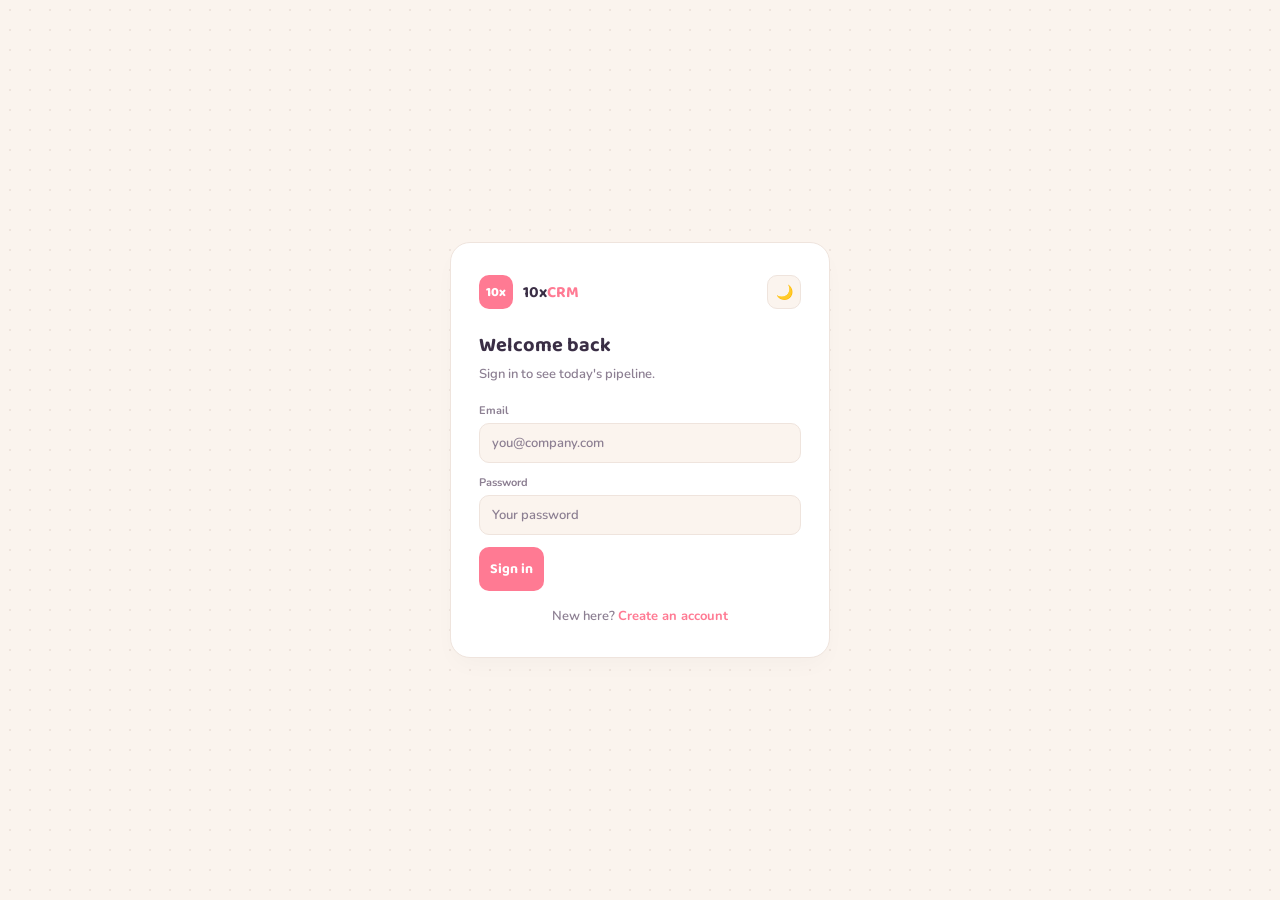
<file: index.html>
<!-- index.html -->
<!doctype html>
<html lang="en">
 <head>
  <meta charset="UTF-8" />
  <meta name="viewport" content="width=device-width, initial-scale=1.0" />
  <title>10x CRM</title>
  <script>
   var session = localStorage.getItem("crm_session");
   window.location.replace(session ? "dashboard.html" : "login.html");
  </script>
 </head>
 <body></body>
</html>
</file>
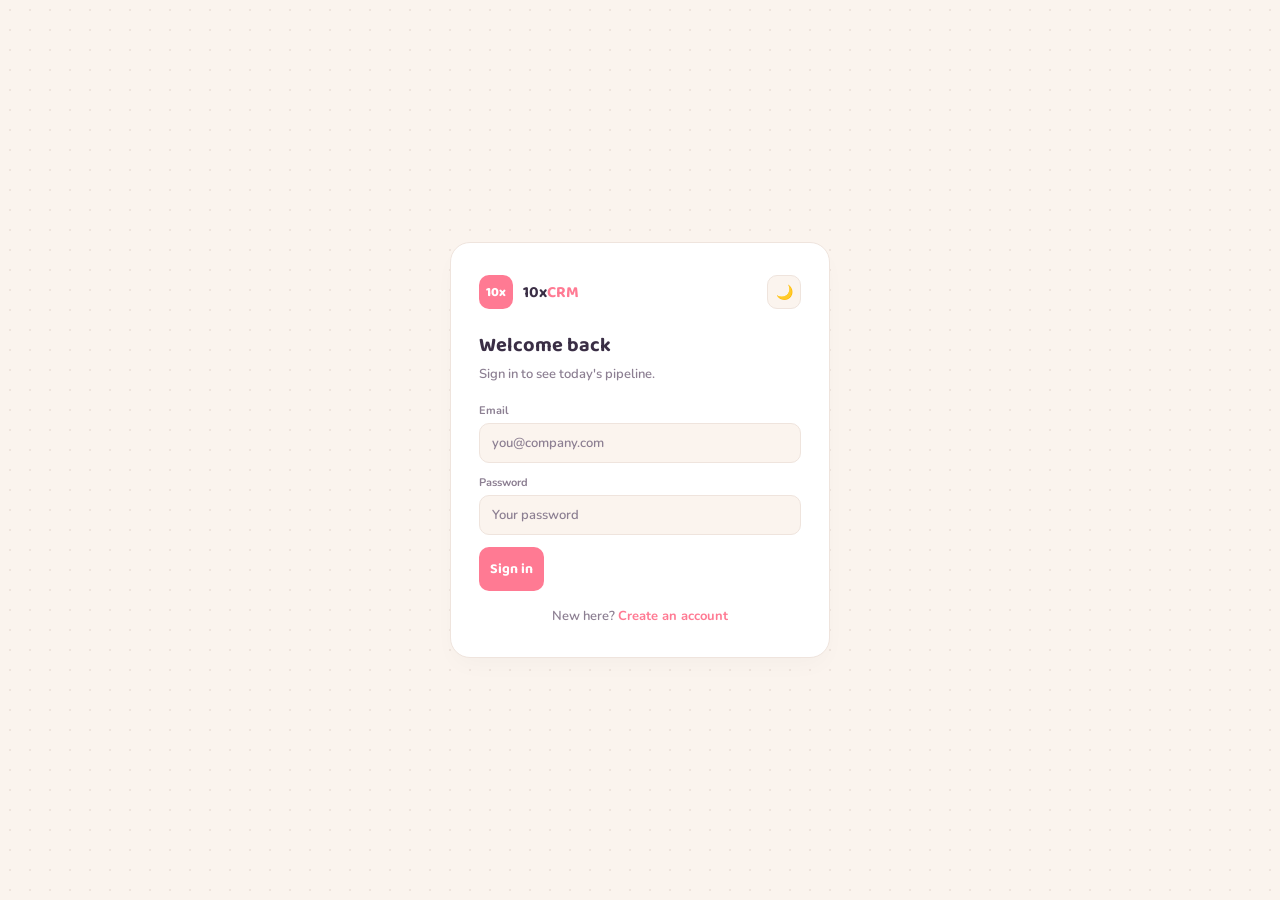
<file: clients.html>
<!-- Clients.html -->
<!doctype html>
<html lang="en">
 <head>
  <meta charset="UTF-8" />
  <meta name="viewport" content="width=device-width, initial-scale=1.0" />
  <title>Clients · 10x CRM</title>
  <link rel="preconnect" href="https://fonts.googleapis.com" />
  <link
   href="https://fonts.googleapis.com/css2?family=Baloo+2:wght@500;700;800&family=Nunito:wght@400;600;700&display=swap"
   rel="stylesheet"
  />
  <link rel="stylesheet" href="css/styles.css" />
  <script src="js/auth.js"></script>
  <script>
   requireAuth();
  </script>
 </head>
 <body>
  <script src="js/theme.js"></script>
  <script src="js/ui.js"></script>
  <script src="js/api.js"></script>
  <script src="js/clients.js"></script>

  <div class="app">
   <aside class="sidebar">
    <div class="brand">
     <div class="brand-mark">10x</div>
     <div class="brand-name">10x<span>CRM</span></div>
    </div>
    <nav class="nav">
     <a class="nav-item" href="dashboard.html"
      ><span class="ic">D</span>Dashboard</a
     >
     <a class="nav-item active" href="clients.html"
      ><span class="ic">C</span>Clients</a
     >
     <a class="nav-item" href="profile.html"
      ><span class="ic">P</span>Profile</a
     >
    </nav>
    <div class="sidebar-foot">
     <button class="logout-btn" onclick="handleLogout()">Log out</button>
    </div>
   </aside>

   <main class="main">
    <header class="topbar">
     <div>
      <div class="page-title">Clients</div>
      <div class="page-sub">Manage the people you sell to</div>
     </div>
     <div class="top-actions">
      <button
       class="theme-toggle"
       id="theme-toggle-btn"
       onclick="toggleTheme()"
      >
       🌙
      </button>
      <div class="avatar" id="topbar-avatar">–</div>
     </div>
    </header>

    <div class="content">
     <div class="clients-wrap">
      <div class="clients-table-card card">
       <div class="sec-title">All clients</div>

       <div class="crm-toolbar">
        <div class="search-box">
         <input
          type="text"
          id="client-search-input"
          placeholder="Search by character name or division..."
         />
        </div>
        <div class="filter-pills" id="filter-pills">
         <button class="pill-btn client-filter-btn active" data-status="all">
          All Assets
         </button>
         <button class="pill-btn client-filter-btn" data-status="lead">
          Lead
         </button>
         <button class="pill-btn client-filter-btn" data-status="contacted">
          Contacted
         </button>
         <button class="pill-btn client-filter-btn" data-status="won">
          Won
         </button>
         <button class="pill-btn client-filter-btn" data-status="lost">
          Lost
         </button>
        </div>
       </div>

       <!-- სორტირება -->
       <div class="sorting-row">
        <select id="client-sort-select" class="sort-dropdown">
         <option value="newest">Newest Arrived</option>
         <option value="name">Sort by Name</option>
         <option value="value">Sort by Value</option>
        </select>
       </div>

       <table>
        <thead>
         <tr>
          <th>Name</th>
          <th>Company</th>
          <th>Value</th>
          <th>Status</th>
          <th></th>
         </tr>
        </thead>
        <tbody id="client-rows"></tbody>
       </table>
      </div>
      <div class="clients-form-card card">
       <div class="sec-title">Add client</div>
       <form onsubmit="addClient(event)">
        <label class="f">Name</label>
        <input id="in-name" placeholder="e.g. Hatake Kakashi " />
        <label class="f">Company</label>
        <input id="in-company" placeholder="e.g. Hidden Leaf Village " />
        <label class="f">Deal value</label>
        <input id="in-value" placeholder="e.g. $12,400" />
        <label class="f">Status</label>
        <select id="in-status">
         <option value="lead">Lead</option>
         <option value="contacted">Contacted</option>
         <option value="won">Won</option>
         <option value="lost">Lost</option>
        </select>
        <button class="btn" id="add-btn" type="submit">Add client</button>
       </form>
      </div>
     </div>
    </div>
   </main>
  </div>

  <!-- Client Details Modal -->
  <div id="client-modal" class="modal-overlay hidden">
   <div class="modal-card card">
    <button type="button" id="close-modal" class="modal-close-btn">
     &times;
    </button>

    <div class="modal-head-row">
     <div class="modal-avatar" id="m-avatar">N</div>
     <div>
      <h3 id="m-name">Client Name</h3>
      <p id="m-company">Company</p>
     </div>
    </div>

    <hr class="modal-divider" />

    <div class="modal-meta-grid">
     <div class="meta-badge">📧 <span id="m-email">—</span></div>
     <div class="meta-badge">📞 <span id="m-phone">—</span></div>
     <div class="meta-badge">💰 <span id="m-value">—</span></div>
     <div class="meta-badge">📅 <span id="m-inducted">—</span></div>
    </div>

    <div class="modal-body">
     <div class="sec-title modal-notes-title">Notes & History</div>
     <div id="m-notes-list" class="notes-list"></div>

     <div
      class="modal-note-form"
      style="display: flex; gap: 8px; align-items: center; margin-bottom: 12px"
     >
      <input
       type="text"
       id="m-new-note"
       placeholder="Write logs onto scroll..."
       style="
        flex: 1;
        width: auto;
        padding: 10px 12px;
        border-radius: 8px;
        border: 1px solid var(--line);
        background: var(--panel);
        color: inherit;
       "
      />
      <button
       id="m-add-note"
       class="btn modal-log-btn"
       style="white-space: nowrap"
      >
       Log
      </button>
     </div>

     <button id="m-remind" class="btn modal-alarm-btn">
      ⏳ Set Shadow Alarm (1 Min)
     </button>
    </div>
   </div>
  </div>

  <script>
   var s = getSession();
   if (s)
    document.getElementById("topbar-avatar").textContent = s.name
     .split(" ")
     .map(function (p) {
      return p[0];
     })
     .join("")
     .slice(0, 2)
     .toUpperCase();
  </script>
 </body>
</html>
</file>
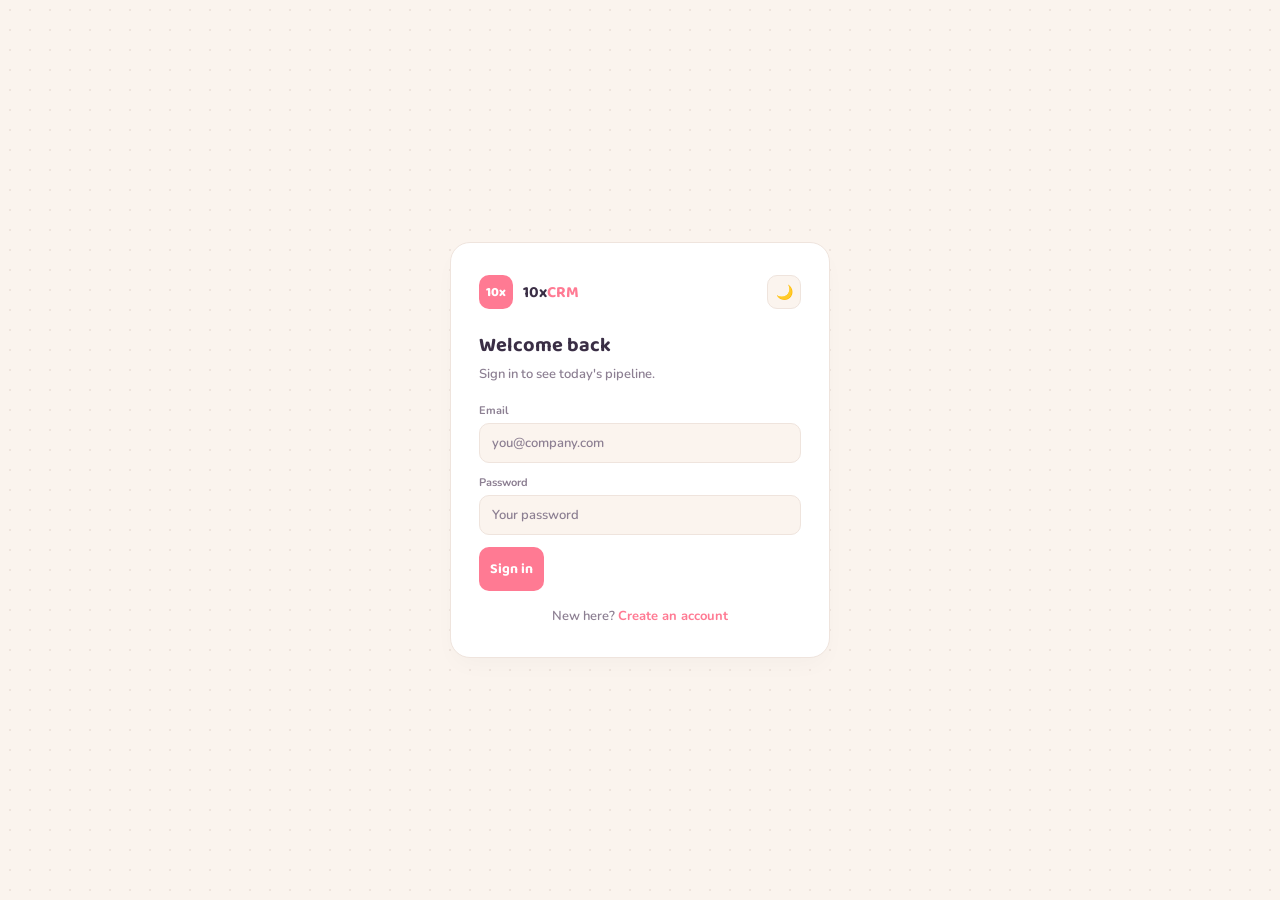
<file: dashboard.html>
<!-- dashboard.html -->
<!doctype html>
<html lang="en">
 <head>
  <meta charset="UTF-8" />
  <meta name="viewport" content="width=device-width, initial-scale=1.0" />
  <title>Dashboard · 10x CRM</title>
  <link rel="preconnect" href="https://fonts.googleapis.com" />
  <link
   href="https://fonts.googleapis.com/css2?family=Baloo+2:wght@500;700;800&family=Nunito:wght@400;600;700&display=swap"
   rel="stylesheet"
  />
  <link rel="stylesheet" href="css/styles.css" />
  <script src="js/auth.js"></script>
  <script>
   requireAuth();
  </script>
 </head>
 <body>
  <div class="app">
   <aside class="sidebar">
    <div class="brand">
     <div class="brand-mark">10x</div>
     <div class="brand-name">10x<span>CRM</span></div>
    </div>
    <nav class="nav">
     <a class="nav-item active" href="dashboard.html"
      ><span class="ic">D</span>Dashboard</a
     >
     <a class="nav-item" href="clients.html"
      ><span class="ic">C</span>Clients</a
     >
     <a class="nav-item" href="profile.html"
      ><span class="ic">P</span>Profile</a
     >
    </nav>
    <div class="sidebar-foot">
     <button class="logout-btn" onclick="handleLogout()">Log out</button>
    </div>
   </aside>

   <main class="main">
    <header class="topbar">
     <div class="topbar-title-wrap">
      <div>
       <div class="page-title">Dashboard</div>
       <div class="page-sub">Welcome back, <span id="greet-name">–</span></div>
      </div>
      <span id="liveClock" class="clock"></span>
     </div>

     <div class="top-actions">
      <button
       class="theme-toggle"
       id="theme-toggle-btn"
       onclick="toggleTheme()"
      >
       🌙
      </button>
      <div class="avatar" id="topbar-avatar">–</div>
     </div>
    </header>

    <div class="content">
     <div class="stats">
      <div class="stat a">
       <div class="ic">$</div>
       <div class="num" id="stat-revenue">–</div>
       <div class="lbl">Revenue this quarter</div>
      </div>
      <div class="stat b">
       <div class="ic">✓</div>
       <div class="num" id="stat-deals">–</div>
       <div class="lbl">Deals won</div>
      </div>
      <div class="stat c">
       <div class="ic">%</div>
       <div class="num" id="stat-active">–</div>
       <div class="lbl">Active clients</div>
      </div>
      <div class="stat d">
       <div class="ic">◎</div>
       <div class="num" id="stat-clients">–</div>
       <div class="lbl">Total clients</div>
      </div>
     </div>

     <div class="board-wrap">
      <div class="card" id="recent-activity-card">
       <div class="sec-title">Recent activity</div>
       <div class="loading-state">Loading activities...</div>
      </div>

      <div class="card" id="top-deals-card">
       <div class="sec-title">Top deals</div>
       <div class="loading-state">Loading top deals...</div>
      </div>
     </div>
    </div>
   </main>
  </div>

  <script src="js/theme.js"></script>
  <script src="js/ui.js"></script>
  <script src="js/api.js"></script>
  <script src="js/dashboard.js"></script>
 </body>
</html>
</file>
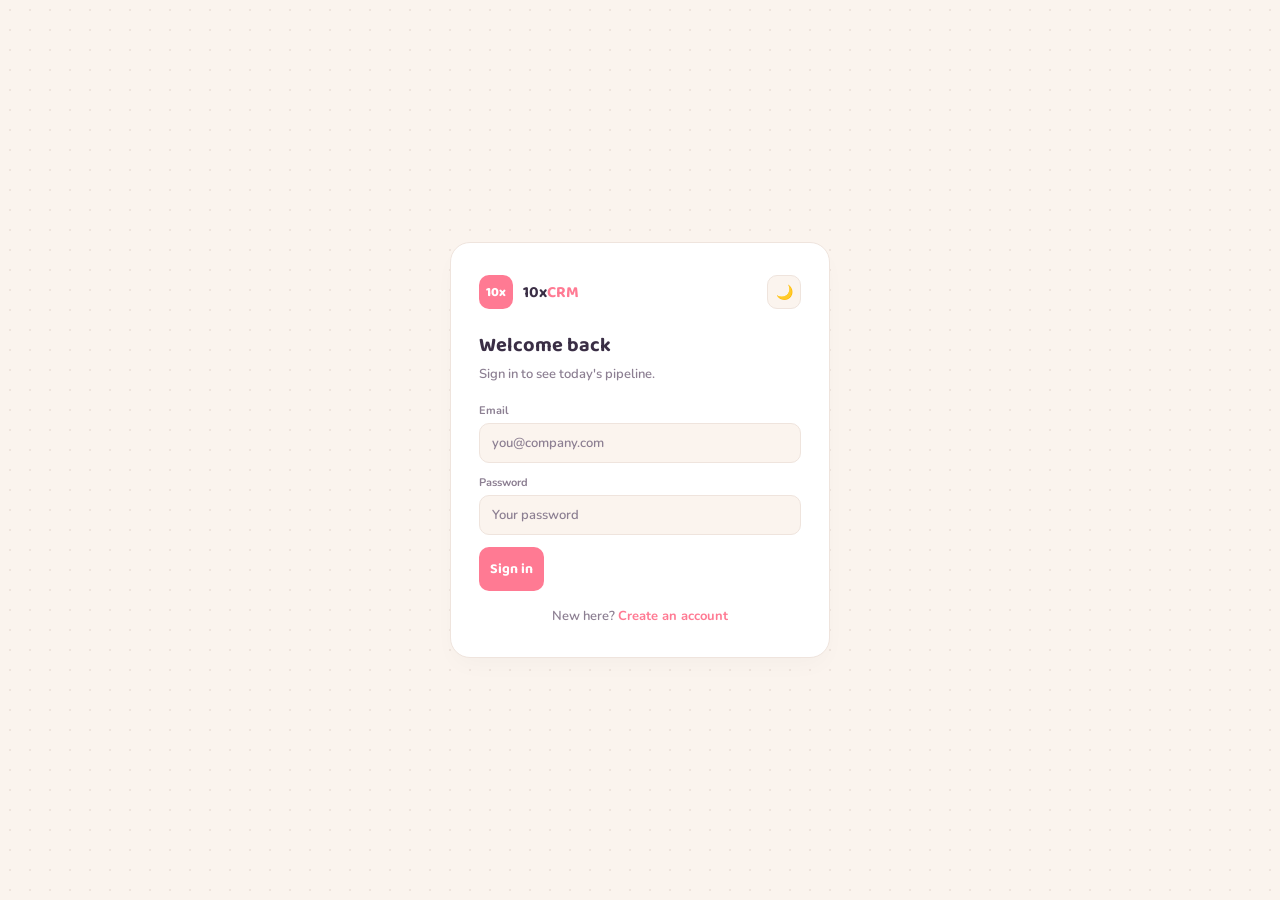
<file: login.html>
<!-- login.html -->
<!doctype html>
<html lang="en">
 <head>
  <meta charset="UTF-8" />
  <meta name="viewport" content="width=device-width, initial-scale=1.0" />
  <title>Sign in · 10x CRM</title>
  <link rel="preconnect" href="https://fonts.googleapis.com" />
  <link
   href="https://fonts.googleapis.com/css2?family=Baloo+2:wght@500;700;800&family=Nunito:wght@400;600;700&display=swap"
   rel="stylesheet"
  />
  <link rel="stylesheet" href="css/styles.css" />
 </head>
 <body>
  <div class="auth-wrap">
   <div class="auth-card">
    <button
     class="theme-toggle theme-toggle-auth"
     id="theme-toggle-btn"
     onclick="toggleTheme()"
    >
     🌙
    </button>
    <div class="auth-brand">
     <div class="brand-mark">10x</div>
     <div class="brand-name">10x<span>CRM</span></div>
    </div>
    <div class="auth-title">Welcome back</div>
    <div class="auth-sub">Sign in to see today's pipeline.</div>

    <form onsubmit="handleLogin(event)">
     <label class="f">Email</label>
     <input
      id="li-email"
      type="email"
      placeholder="you@company.com"
      autocomplete="email"
     />
     <label class="f">Password</label>
     <input
      id="li-password"
      type="password"
      placeholder="Your password"
      autocomplete="current-password"
     />
     <div class="field-error" id="li-error"></div>
     <button class="btn" type="submit">Sign in</button>
    </form>

    <div class="auth-foot">
     New here? <a href="signup.html">Create an account</a>
    </div>
   </div>
  </div>

  <script src="js/theme.js"></script>
  <script src="js/ui.js"></script>
  <script src="js/auth.js"></script>
 </body>
</html>
</file>
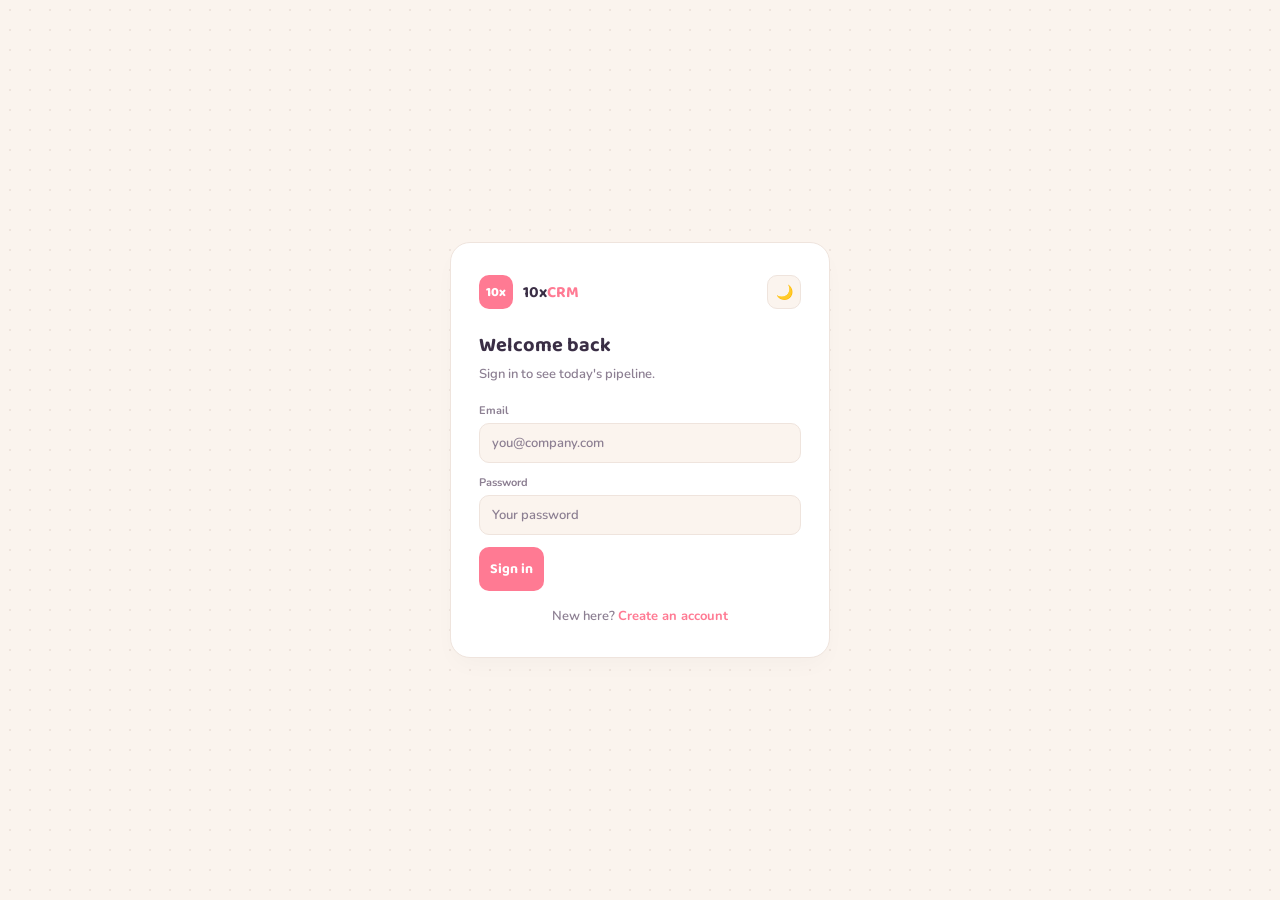
<file: profile.html>
<!-- profile.html -->
<!doctype html>
<html lang="en">
 <head>
  <meta charset="UTF-8" />
  <meta name="viewport" content="width=device-width, initial-scale=1.0" />
  <title>Profile · 10x CRM</title>
  <link rel="preconnect" href="https://fonts.googleapis.com" />
  <link
   href="https://fonts.googleapis.com/css2?family=Baloo+2:wght@500;700;800&family=Nunito:wght@400;600;700&display=swap"
   rel="stylesheet"
  />
  <link rel="stylesheet" href="css/styles.css" />
  <script src="js/auth.js"></script>
  <script>
   requireAuth();
  </script>
 </head>
 <body>
  <div id="toast-holder"></div>

  <div class="app">
   <aside class="sidebar">
    <div class="brand">
     <div class="brand-mark">10x</div>
     <div class="brand-name">10x<span>CRM</span></div>
    </div>
    <nav class="nav">
     <a class="nav-item" href="dashboard.html"
      ><span class="ic">D</span>Dashboard</a
     >
     <a class="nav-item" href="clients.html"
      ><span class="ic">C</span>Clients</a
     >
     <a class="nav-item active" href="profile.html"
      ><span class="ic">P</span>Profile</a
     >
    </nav>
    <div class="sidebar-foot">
     <button class="logout-btn" onclick="handleLogout()">Log out</button>
    </div>
   </aside>

   <main class="main">
    <header class="topbar">
     <div>
      <div class="page-title">Profile</div>
      <div class="page-sub">Your account</div>
     </div>
     <div class="top-actions">
      <button
       class="theme-toggle"
       id="theme-toggle-btn"
       onclick="toggleTheme()"
      >
       🌙
      </button>
      <div class="avatar" id="topbar-avatar">–</div>
     </div>
    </header>

    <div class="content">
     <!-- Informational Profile Header -->
     <div class="profile-head card">
      <div class="p-avatar" id="p-avatar">NA</div>
      <div style="display: flex; flex-direction: column; gap: 4px">
       <div class="p-name" id="p-name">Nora Ashortia</div>
       <div class="p-info-details">
        ✉️ Connection:
        <span id="p-meta-email">demo@test.com</span>
        | 🏛️ Division:
        <span id="p-meta-division">10x</span>
       </div>
       <div class="p-info-inducted">
        Registered: <span id="p-meta-date">7/20/2026</span>
       </div>
      </div>
     </div>

     <div class="profile-layout">
      <div class="profile-col-main">
       <!-- Details Card with Edit Option -->
       <div class="card">
        <div class="sec-title">
         <span>Details</span>
         <button type="button" id="editProfileBtn" class="btn ghost">
          Edit Profile
         </button>
        </div>

        <!-- View Mode -->
        <div id="profileViewMode">
         <div class="profile-grid">
          <div class="field">
           <label>Email</label>
           <div class="val" id="p-email">–</div>
          </div>
          <div class="field">
           <label>Company / Store</label>
           <div class="val" id="p-company">–</div>
          </div>
          <div class="field">
           <label>Signed in since</label>
           <div class="val" id="p-joined">–</div>
          </div>
         </div>
        </div>

        <!-- Edit Form Mode (Hidden by default) -->
        <form id="profileEditForm">
         <div style="display: flex; flex-direction: column; gap: 10px">
          <div>
           <label class="f">Name</label>
           <input
            type="text"
            id="editNameInput"
            class="f-input"
            required
            style="
             width: 100%;
             padding: 8px;
             border-radius: 6px;
             border: 1px solid var(--line);
             background: var(--panel);
             color: var(--ink);
            "
           />
          </div>
          <div>
           <label class="f">Email</label>
           <input
            type="email"
            id="editEmailInput"
            class="f-input"
            required
            style="
             width: 100%;
             padding: 8px;
             border-radius: 6px;
             border: 1px solid var(--line);
             background: var(--panel);
             color: var(--ink);
            "
           />
          </div>
          <div>
           <label class="f">Company / Store</label>
           <input
            type="text"
            id="editCompanyInput"
            class="f-input"
            style="
             width: 100%;
             padding: 8px;
             border-radius: 6px;
             border: 1px solid var(--line);
             background: var(--panel);
             color: var(--ink);
            "
           />
          </div>
          <div style="display: flex; gap: 8px; margin-top: 4px">
           <button type="submit" class="btn" style="padding: 6px 14px">
            Save Changes
           </button>
           <button
            type="button"
            id="cancelEditBtn"
            class="btn ghost"
            style="padding: 6px 14px"
           >
            Cancel
           </button>
          </div>
         </div>
        </form>
       </div>

       <div class="card">
        <div class="sec-title">Danger Zone</div>
        <p style="font-size: 13px; color: var(--muted); margin-bottom: 12px">
         Clear active clients cache and restore application state.
        </p>
        <button type="button" class="btn ghost" id="resetDataBtn">
         Reset Operational Data
        </button>
       </div>
      </div>

      <!-- Change Password -->
      <div class="profile-col-side">
       <div class="card">
        <div class="sec-title">Change Password</div>
        <form id="changePasswordForm">
         <label class="f">Current Password</label>
         <input type="password" id="currPass" placeholder="••••••••" required />
         <div class="field-error show" id="currPassError"></div>

         <label class="f">New Password</label>
         <input type="password" id="newPass" placeholder="••••••••" required />
         <div class="field-error show" id="newPassError"></div>

         <label class="f">Confirm New Password</label>
         <input
          type="password"
          id="confNewPass"
          placeholder="••••••••"
          required
         />
         <div class="field-error show" id="confNewPassError"></div>

         <button type="submit" class="btn" style="margin-top: 8px">
          Update Password
         </button>
        </form>
       </div>
      </div>
     </div>
    </div>
   </main>
  </div>

  <script src="js/theme.js"></script>
  <script src="js/ui.js"></script>
  <script src="js/profile.js"></script>
 </body>
</html>
</file>
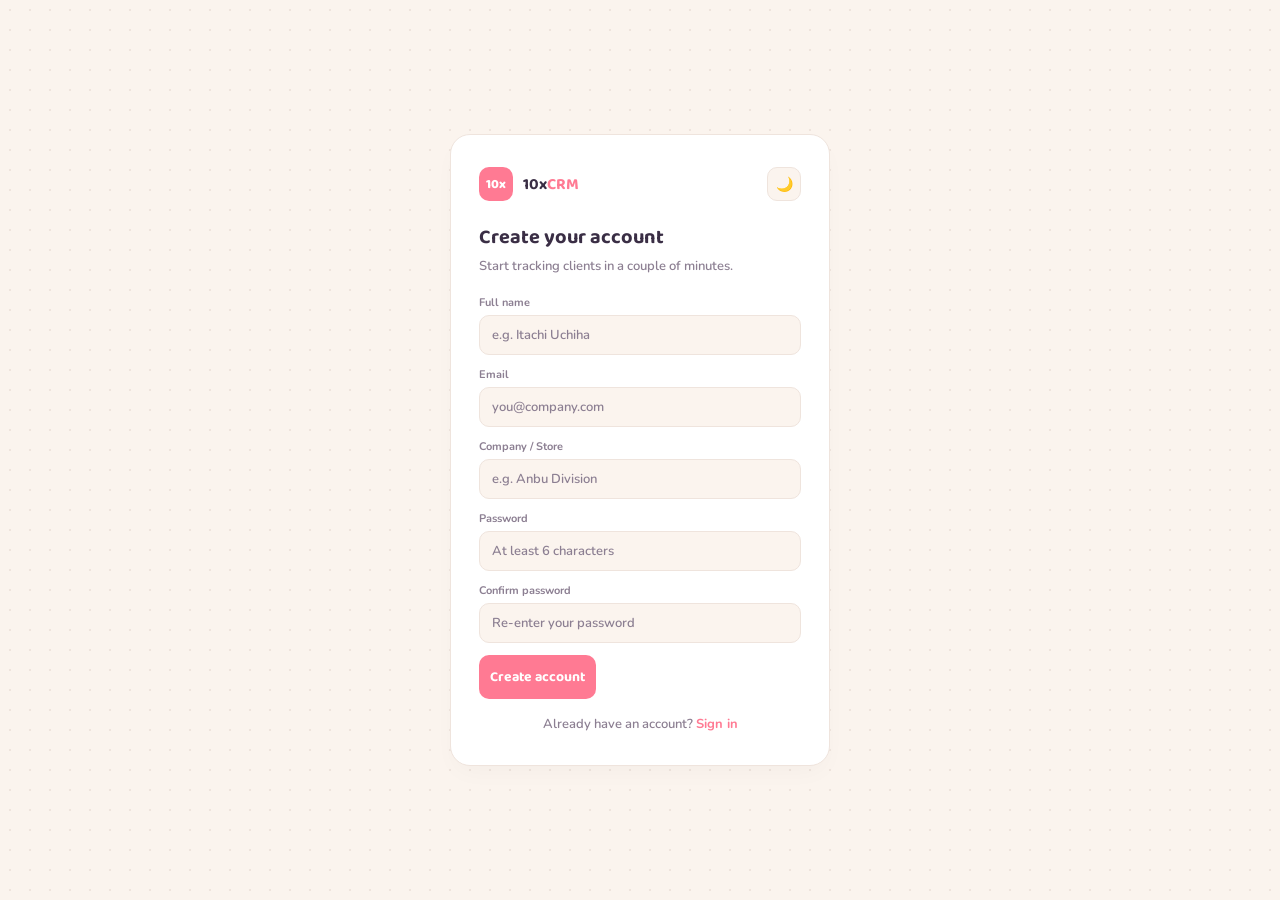
<file: signup.html>
<!-- signup.html -->
<!doctype html>
<html lang="en">
 <head>
  <meta charset="UTF-8" />
  <meta name="viewport" content="width=device-width, initial-scale=1.0" />
  <title>Sign up · 10x CRM</title>
  <link rel="preconnect" href="https://fonts.googleapis.com" />
  <link
   href="https://fonts.googleapis.com/css2?family=Baloo+2:wght@500;700;800&family=Nunito:wght@400;600;700&display=swap"
   rel="stylesheet"
  />
  <link rel="stylesheet" href="css/styles.css" />
 </head>
 <body>
  <div class="auth-wrap">
   <div class="auth-card">
    <button
     class="theme-toggle theme-toggle-auth"
     id="theme-toggle-btn"
     onclick="toggleTheme()"
    >
     🌙
    </button>
    <div class="auth-brand">
     <div class="brand-mark">10x</div>
     <div class="brand-name">10x<span>CRM</span></div>
    </div>
    <div class="auth-title">Create your account</div>
    <div class="auth-sub">Start tracking clients in a couple of minutes.</div>

    <form onsubmit="handleSignup(event)">
     <label class="f">Full name</label>
     <input id="su-name" placeholder="e.g. Itachi Uchiha" autocomplete="name" />

     <label class="f">Email</label>
     <input
      id="su-email"
      type="email"
      placeholder="you@company.com"
      autocomplete="email"
     />

     <label class="f">Company / Store</label>
     <input
      id="su-company"
      type="text"
      placeholder="e.g. Anbu Division"
      autocomplete="organization"
     />

     <label class="f">Password</label>
     <input
      id="su-password"
      type="password"
      placeholder="At least 6 characters"
      autocomplete="new-password"
     />

     <label class="f">Confirm password</label>
     <input
      id="su-confirm-password"
      type="password"
      placeholder="Re-enter your password"
      autocomplete="new-password"
     />

     <div class="field-error" id="su-error"></div>
     <button class="btn" type="submit">Create account</button>
    </form>

    <div class="auth-foot">
     Already have an account? <a href="login.html">Sign in</a>
    </div>
   </div>
  </div>

  <script src="js/theme.js"></script>
  <script src="js/ui.js"></script>
  <script src="js/auth.js"></script>
 </body>
</html>
</file>
<file: css/styles.css>
/* Theme Variables, Reset & Keyframes */
:root {
    --cream: #fbf4ee;
    --panel: #ffffff;
    --ink: #3a2e45;
    --muted: #8c7f92;
    --coral: #ff7a93;
    --coral-soft: #ffe3e8;
    --teal: #4fc7be;
    --teal-soft: #dff6f3;
    --sun: #ffc857;
    --sun-soft: #fff3dc;
    --line: #efe4dd;
}

body[data-theme="dark"] {
    --cream: #241f2e;
    --panel: #2e2839;
    --ink: #f4eef8;
    --muted: #b3a7be;
    --line: #3e3549;
}

*,
*::before,
*::after {
    box-sizing: border-box;
}

/* Animations Definition */
@keyframes fadeInUp {
    from {
        opacity: 0;
        transform: translateY(12px);
    }
    to {
        opacity: 1;
        transform: translateY(0);
    }
}

@keyframes pulse {
    0% {
        transform: scale(1);
    }
    50% {
        transform: scale(1.03);
    }
    100% {
        transform: scale(1);
    }
}

/* Body Background — Smooth & Flicker-Free Dot Grid */
body {
    margin: 0;
    background-color: var(--cream);
    background-image: radial-gradient(var(--line) 1px, transparent 1px);
    background-size: 20px 20px;
    font-family: "Nunito", sans-serif;
    color: var(--ink);

    transition:
        color 0.3s ease,
        background-color 0.3s ease;
}

a {
    color: inherit;
    transition: color 0.2s ease;
}

/* Auth Screens (Login / Signup) */
.auth-wrap {
    min-height: 100vh;
    display: flex;
    align-items: center;
    justify-content: center;
    padding: 20px;
    animation: fadeInUp 0.4s cubic-bezier(0.16, 1, 0.3, 1);
}

.auth-card {
    position: relative;
    width: 100%;
    max-width: 380px;
    background: var(--panel);
    border: 1px solid var(--line);
    border-radius: 20px;
    padding: 32px 28px;
    box-shadow: 0 10px 25px -5px rgba(0, 0, 0, 0.03);
    transition:
        transform 0.3s ease,
        box-shadow 0.3s ease,
        background-color 0.3s ease;
}

.auth-card:hover {
    transform: translateY(-2px);
    box-shadow: 0 15px 30px -5px rgba(0, 0, 0, 0.06);
}

.auth-brand {
    display: flex;
    align-items: center;
    gap: 10px;
    margin-bottom: 20px;
}

.brand-mark {
    width: 34px;
    height: 34px;
    border-radius: 10px;
    background: var(--coral);
    display: flex;
    align-items: center;
    justify-content: center;
    font-family: "Baloo 2";
    font-weight: 800;
    font-size: 13px;
    color: #ffffff;
    transition: transform 0.3s cubic-bezier(0.34, 1.56, 0.64, 1);
}

.auth-card:hover .brand-mark,
.brand:hover .brand-mark {
    transform: rotate(6deg) scale(1.05);
}

.brand-name {
    font-family: "Baloo 2";
    font-weight: 700;
    font-size: 16px;
}

.brand-name span {
    color: var(--coral);
}

.auth-title {
    font-family: "Baloo 2";
    font-weight: 700;
    font-size: 20px;
    margin: 4px 0 4px;
}

.auth-sub {
    font-size: 13px;
    color: var(--muted);
    font-weight: 600;
    margin-bottom: 20px;
}

.auth-foot {
    font-size: 13px;
    color: var(--muted);
    font-weight: 600;
    margin-top: 16px;
    text-align: center;
}

.auth-foot a {
    color: var(--coral);
    font-weight: 700;
    text-decoration: none;
}

.auth-foot a:hover {
    text-decoration: underline;
}

.field-error {
    font-size: 11px;
    color: var(--coral);
    font-weight: 700;
    margin: -8px 0 10px;
    display: none;
    animation: fadeInUp 0.2s ease;
}

.field-error.show {
    display: block;
}

/* Shared Form Controls */
label.f {
    display: block;
    font-size: 11px;
    font-weight: 700;
    color: var(--muted);
    margin-bottom: 5px;
}

input,
select {
    width: 100%;
    padding: 10px 12px;
    border: 1px solid var(--line);
    border-radius: 10px;
    font-family: "Nunito";
    font-size: 13px;
    font-weight: 600;
    color: var(--ink);
    background: var(--cream);
    margin-bottom: 12px;
    outline: none;
    transition:
        border-color 0.2s ease,
        box-shadow 0.2s ease,
        background-color 0.2s ease;
}

input:focus,
select:focus {
    border-color: var(--coral);
    box-shadow: 0 0 0 3px var(--coral-soft);
}

input::placeholder {
    color: var(--muted);
    font-weight: 600;
}

button.btn {
    padding: 11px;
    border: none;
    border-radius: 10px;
    background: var(--coral);
    color: #ffffff;
    font-family: "Baloo 2";
    font-weight: 700;
    font-size: 14px;
    cursor: pointer;
    transition:
        transform 0.15s ease,
        background-color 0.2s ease,
        opacity 0.2s ease;
}

button.btn:disabled {
    opacity: 0.6;
    cursor: default;
}

button.btn:hover:not(:disabled) {
    opacity: 0.95;
    transform: translateY(-1px);
}

button.btn:active:not(:disabled) {
    transform: translateY(0) scale(0.98);
}

button.btn.ghost {
    background: transparent;
    color: var(--coral);
    border: 1px solid var(--coral-soft);
}

button.btn.ghost:hover:not(:disabled) {
    background: var(--coral-soft);
}

/* App Shell (Layout, Sidebar & Topbar) */
.app {
    display: flex;
    align-items: stretch;
    min-height: 100vh;
    position: relative;
    overflow-x: hidden;
}

.sidebar {
    width: 200px;
    min-width: 200px;
    min-height: 100vh;
    height: auto;
    background: var(--panel);
    border-right: 1px solid var(--line);
    padding: 24px 0;
    display: flex;
    flex-direction: column;
    transition: background-color 0.3s ease;
    z-index: 10;
}

.brand {
    display: flex;
    align-items: center;
    gap: 10px;
    padding: 0 20px 24px;
    cursor: pointer;
}

.nav {
    padding: 0 12px;
}

.nav-item {
    display: flex;
    align-items: center;
    gap: 10px;
    padding: 11px 12px;
    margin-bottom: 4px;
    border-radius: 12px;
    font-size: 14px;
    font-weight: 600;
    color: var(--muted);
    text-decoration: none;
    cursor: pointer;
    user-select: none;
    transition: all 0.2s ease;
}

.nav-item .ic {
    width: 20px;
    height: 20px;
    border-radius: 6px;
    background: var(--line);
    display: flex;
    align-items: center;
    justify-content: center;
    font-size: 11px;
    transition:
        background-color 0.2s ease,
        color 0.2s ease,
        transform 0.2s ease;
}

.nav-item:hover {
    background: var(--coral-soft);
    color: var(--coral);
    transform: translateX(3px);
}

.nav-item:hover .ic {
    background: var(--coral);
    color: #ffffff;
    transform: scale(1.08);
}

.nav-item.active {
    background: var(--coral-soft);
    color: var(--coral);
}

.nav-item.active .ic {
    background: var(--coral);
    color: #ffffff;
}

.sidebar-foot {
    margin-top: auto;
    padding: 24px 16px 0;
}

.logout-btn {
    width: 100%;
    padding: 10px;
    border: 1px solid var(--line);
    border-radius: 10px;
    background: transparent;
    color: var(--muted);
    font-family: "Nunito";
    font-weight: 700;
    font-size: 12px;
    cursor: pointer;
    transition: all 0.2s ease;
}

.logout-btn:hover {
    color: var(--coral);
    border-color: var(--coral);
    background: var(--coral-soft);
}

.main {
    flex: 1;
    min-width: 0;
    display: flex;
    flex-direction: column;
}

.topbar {
    height: 70px;
    display: flex;
    align-items: center;
    justify-content: space-between;
    padding: 0 30px;
    border-bottom: 1px solid var(--line);
    background: var(--panel);
    transition: background-color 0.3s ease;
}

.topbar-title-wrap {
    display: flex;
    align-items: center;
    gap: 16px;
}

.clock {
    font-size: 12px;
    font-weight: 700;
    color: var(--coral);
    background: var(--coral-soft);
    padding: 5px 12px;
    border-radius: 20px;
    animation: pulse 3s infinite ease-in-out;
}

.page-title {
    font-family: "Baloo 2";
    font-weight: 700;
    font-size: 19px;
}

.page-sub {
    font-size: 12px;
    color: var(--muted);
    font-weight: 600;
    margin-top: 2px;
}

.p-info-details {
    font-size: 14px;
    font-weight: 600;
    color: var(--muted);
}

#p-meta-email {
    color: #2b6cb0;
}

#p-meta-division {
    color: #2b6cb0;
}

.p-info-inducted {
    font-size: 13px;
    font-weight: 700;
    color: #ff7a93;
}

.top-actions {
    display: flex;
    align-items: center;
    gap: 14px;
}

.theme-toggle {
    width: 34px;
    height: 34px;
    border-radius: 10px;
    border: 1px solid var(--line);
    background: var(--cream);
    cursor: pointer;
    font-size: 14px;
    display: flex;
    align-items: center;
    justify-content: center;
    transition:
        transform 0.2s cubic-bezier(0.34, 1.56, 0.64, 1),
        background-color 0.2s ease,
        border-color 0.2s ease;
}

.theme-toggle:hover {
    transform: rotate(15deg) scale(1.08);
}

.theme-toggle:active {
    transform: scale(0.92);
}

/* Position theme button inside login/signup card */
.theme-toggle-auth {
    position: absolute;
    right: 28px;
}

/* Clickable Avatar Topbar */
.avatar {
    width: 34px;
    height: 34px;
    border-radius: 50%;
    background: var(--coral);
    display: flex;
    align-items: center;
    justify-content: center;
    font-family: "Baloo 2";
    font-weight: 700;
    font-size: 12px;
    color: #ffffff;
    cursor: pointer;
    user-select: none;
    transition:
        transform 0.2s cubic-bezier(0.34, 1.56, 0.64, 1),
        box-shadow 0.2s ease;
}

.avatar:hover {
    transform: scale(1.12);
    box-shadow: 0 0 0 3px var(--coral-soft);
}

.avatar:active {
    transform: scale(0.95);
}

.content {
    padding: 26px 30px 40px;
    animation: fadeInUp 0.4s cubic-bezier(0.16, 1, 0.3, 1);
    flex: 1;
}

.sec-title {
    font-family: "Baloo 2";
    font-weight: 700;
    font-size: 15px;
    margin: 0 0 14px;
    display: flex;
    align-items: center;
    justify-content: space-between;
}

.card {
    background: var(--panel);
    border: 1px solid var(--line);
    border-radius: 16px;
    padding: 16px;
    transition:
        transform 0.25s ease,
        box-shadow 0.25s ease,
        background-color 0.3s ease;
}

.card .goal-header {
    display: flex;
    justify-content: space-between;
    font-size: 13px;
    font-weight: 700;
}

.card:hover {
    transform: translateY(-2px);
    box-shadow: 0 8px 20px -4px rgba(0, 0, 0, 0.04);
}

/* Dashboard */
.stats {
    display: grid;
    grid-template-columns: repeat(4, 1fr);
    gap: 14px;
    margin-bottom: 28px;
}

.stat {
    background: var(--panel);
    border: 1px solid var(--line);
    border-radius: 16px;
    padding: 16px;
    transition:
        transform 0.25s cubic-bezier(0.34, 1.56, 0.64, 1),
        box-shadow 0.25s ease,
        background-color 0.3s ease;
}

.stat:hover {
    transform: translateY(-3px) scale(1.01);
    box-shadow: 0 10px 20px -5px rgba(0, 0, 0, 0.05);
}

.stat .ic {
    width: 34px;
    height: 34px;
    border-radius: 10px;
    display: flex;
    align-items: center;
    justify-content: center;
    font-size: 15px;
    margin-bottom: 10px;
    transition: transform 0.2s ease;
}

.stat:hover .ic {
    transform: scale(1.1);
}

.stat.a .ic {
    background: var(--coral-soft);
    color: var(--coral);
}

.stat.b .ic {
    background: var(--teal-soft);
    color: var(--teal);
}

.stat.c .ic {
    background: var(--sun-soft);
    color: #b8860b;
}

.stat.d .ic {
    background: var(--coral-soft);
    color: var(--coral);
}

.stat .num {
    font-family: "Baloo 2";
    font-weight: 800;
    font-size: 24px;
}

.stat .lbl {
    font-size: 12px;
    color: var(--muted);
    font-weight: 600;
    margin-top: 2px;
}

.board-wrap {
    display: grid;
    grid-template-columns: 1.3fr 1fr;
    gap: 16px;
}

.row {
    display: flex;
    align-items: center;
    gap: 12px;
    padding: 10px 8px;
    border-bottom: 1px solid var(--line);
    border-radius: 8px;
    transition:
        background-color 0.2s ease,
        transform 0.2s ease;
}

.row:hover {
    background: var(--cream);
    transform: translateX(2px);
}

.row:last-child {
    border-bottom: none;
}

.row .dot {
    width: 8px;
    height: 8px;
    border-radius: 50%;
    background: var(--coral);
    flex-shrink: 0;
    transition: transform 0.2s ease;
}

.row:hover .dot {
    transform: scale(1.4);
}

.row .txt {
    font-size: 13px;
    font-weight: 600;
    flex: 1;
}

.row .txt b {
    color: var(--teal);
}

.row .time {
    font-size: 11px;
    color: var(--muted);
    font-weight: 600;
}

.rep {
    display: flex;
    align-items: center;
    gap: 10px;
    padding: 9px 8px;
    border-bottom: 1px solid var(--line);
    border-radius: 8px;
    transition:
        background-color 0.2s ease,
        transform 0.2s ease;
}

.rep:hover {
    background: var(--cream);
    transform: translateX(2px);
}

.rep:last-child {
    border-bottom: none;
}

.rep .av {
    width: 28px;
    height: 28px;
    border-radius: 50%;
    background: var(--teal-soft);
    color: var(--teal);
    font-family: "Baloo 2";
    font-weight: 700;
    font-size: 11px;
    display: flex;
    align-items: center;
    justify-content: center;
    transition: transform 0.2s ease;
}

.rep:hover .av {
    transform: scale(1.1);
}

.rep .nm {
    font-size: 13px;
    font-weight: 700;
    flex: 1;
}

.rep .val {
    font-size: 12px;
    font-weight: 700;
    color: var(--coral);
}

/* === ENHANCED RESPONSIVE CLIENTS SECTION === */
.clients-wrap {
    display: grid;
    grid-template-columns: 1fr 320px;
    gap: 16px;
    align-items: start;
    width: 100%;
}

.clients-table-card {
    background: var(--panel);
    border: 1px solid var(--line);
    border-radius: 16px;
    padding: 16px;
    overflow-x: auto;
    -webkit-overflow-scrolling: touch;
    width: 100%;
}

.clients-form-card {
    background: var(--panel);
    border: 1px solid var(--line);
    border-radius: 16px;
    padding: 16px;
    width: 100%;
}

/* --- CLIENTS TOOLBAR, FILTERS & SEARCH --- */
.crm-toolbar {
    display: flex;
    justify-content: space-between;
    align-items: center;
    flex-wrap: wrap;
    gap: 12px;
    margin-bottom: 16px;
}

.search-box input {
    padding: 10px 14px;
    border-radius: 10px;
    border: 1px solid var(--line);
    background: var(--cream);
    font-family: "Nunito";
    font-size: 13px;
    font-weight: 600;
    color: var(--ink);
    width: 280px;
    outline: none;
    margin-bottom: 0;
}

.filter-pills {
    display: flex;
    gap: 8px;
    flex-wrap: wrap;
}

.filter-pills .pill-btn {
    padding: 8px 16px;
    border-radius: 20px;
    border: 1px solid var(--line);
    background: var(--panel);
    color: var(--muted);
    font-family: "Nunito", sans-serif;
    font-size: 13px;
    font-weight: 700;
    cursor: pointer;
    transition: all 0.2s ease;
}

/* 1. არააქტიური ღილაკების ფერები */
.filter-pills .pill-btn[data-status="all"] {
    border-color: var(--coral-soft);
    background: var(--panel);
    color: var(--coral);
}

.filter-pills .pill-btn[data-status="lead"] {
    border-color: #90caf9;
    background: var(--panel);
    color: #1e88e5;
}

.filter-pills .pill-btn[data-status="contacted"] {
    border-color: #ce93d8;
    background: var(--panel);
    color: #8e24aa;
}

.filter-pills .pill-btn[data-status="won"] {
    border-color: #a5d6a7;
    background: var(--panel);
    color: #2e7d32;
}

.filter-pills .pill-btn[data-status="lost"] {
    border-color: #ef9a9a;
    background: var(--panel);
    color: #c62828;
}

/* 2. აქტიური (.active) ღილაკები */
.filter-pills .pill-btn.active[data-status="all"] {
    background-color: var(--coral) !important;
    background: var(--coral) !important;
    border-color: var(--coral) !important;
    color: #ffffff !important;
    box-shadow: 0 4px 10px -2px rgba(255, 122, 147, 0.4) !important;
}

.filter-pills .pill-btn.active[data-status="lead"] {
    background-color: #1e88e5 !important;
    background: #1e88e5 !important;
    border-color: #1e88e5 !important;
    color: #ffffff !important;
    box-shadow: 0 4px 10px -2px rgba(30, 136, 229, 0.4) !important;
}

.filter-pills .pill-btn.active[data-status="contacted"] {
    background-color: #8e24aa !important;
    background: #8e24aa !important;
    border-color: #8e24aa !important;
    color: #ffffff !important;
    box-shadow: 0 4px 10px -2px rgba(142, 36, 170, 0.4) !important;
}

.filter-pills .pill-btn.active[data-status="won"] {
    background-color: #2e7d32 !important;
    background: #2e7d32 !important;
    border-color: #2e7d32 !important;
    color: #ffffff !important;
    box-shadow: 0 4px 10px -2px rgba(46, 125, 50, 0.4) !important;
}

.filter-pills .pill-btn.active[data-status="lost"] {
    background-color: #c62828 !important;
    background: #c62828 !important;
    border-color: #c62828 !important;
    color: #ffffff !important;
    box-shadow: 0 4px 10px -2px rgba(198, 40, 40, 0.4) !important;
}

.sorting-row {
    margin-bottom: 16px;
}

.sort-dropdown {
    padding: 8px 12px;
    border-radius: 10px;
    border: 1px solid var(--line);
    background: var(--panel);
    font-family: "Nunito";
    font-size: 13px;
    font-weight: 600;
    color: var(--ink);
    cursor: pointer;
    outline: none;
    margin-bottom: 0;
}

table {
    width: 100%;
    border-collapse: collapse;
    font-size: 13px;
    min-width: 520px;
}

th {
    text-align: left;
    font-size: 11px;
    color: var(--muted);
    font-weight: 700;
    padding: 8px 10px;
    border-bottom: 1px solid var(--line);
    white-space: nowrap;
}

td {
    padding: 10px;
    border-bottom: 1px solid var(--line);
    font-weight: 600;
    transition: background-color 0.2s ease;
    white-space: nowrap;
}

tr {
    transition: background-color 0.2s ease;
}

tbody tr:hover td {
    background: var(--cream);
}

tr:last-child td {
    border-bottom: none;
}

/* Status Selects (Table Inline) */
select.status-select {
    padding: 6px 12px;
    border-radius: 12px;
    font-weight: 700;
    font-size: 12px;
    cursor: pointer;
    outline: none;
    transition: all 0.2s ease;
    font-family: "Nunito", sans-serif;
    margin-bottom: 0;
}

select.status-select.lead {
    background-color: #e3f2fd;
    color: #1e88e5;
    border: 1px solid #90caf9;
}

select.status-select.contacted {
    background-color: #f3e5f5;
    color: #8e24aa;
    border: 1px solid #ce93d8;
}

select.status-select.won {
    background-color: #e8f5e9;
    color: #2e7d32;
    border: 1px solid #a5d6a7;
}

select.status-select.lost {
    background-color: #ffebee;
    color: #c62828;
    border: 1px solid #ef9a9a;
}

/* Legacy Table Status classes */
.status {
    font-size: 11px;
    font-weight: 700;
    padding: 4px 10px;
    border-radius: 20px;
    display: inline-block;
    transition: transform 0.2s ease;
}

tbody tr:hover .status {
    transform: scale(1.05);
}

.status.active {
    background: var(--teal-soft);
    color: var(--teal);
}

.status.new {
    background: var(--sun-soft);
    color: #b8860b;
}

.status.paused {
    background: var(--coral-soft);
    color: var(--coral);
}

.del-btn {
    border: none;
    background: transparent;
    color: var(--muted);
    cursor: pointer;
    font-size: 12px;
    font-weight: 700;
    padding: 6px 10px;
    border-radius: 6px;
    transition: all 0.2s ease;
}

.del-btn:hover {
    color: #ffffff;
    background: var(--coral);
    transform: scale(1.05);
}

.empty-state,
.loading-state {
    padding: 30px 10px;
    text-align: center;
    color: var(--muted);
    font-weight: 600;
    font-size: 13px;
    animation: fadeInUp 0.3s ease;
}

/* Profile Page */
.profile-head {
    display: flex;
    align-items: center;
    gap: 18px;
    margin-bottom: 24px;
}

.p-avatar {
    width: 76px;
    height: 76px;
    border-radius: 50%;
    background: var(--coral);
    display: flex;
    align-items: center;
    justify-content: center;
    font-family: "Baloo 2";
    font-weight: 800;
    font-size: 26px;
    color: #ffffff;
    background-color: #ff7a93;
    box-shadow: 0 6px 16px -4px var(--coral-soft);
    transition: transform 0.3s cubic-bezier(0.34, 1.56, 0.64, 1);
}

.p-avatar:hover {
    transform: scale(1.06) rotate(-3deg);
}

.p-name {
    font-family: "Baloo 2";
    font-weight: 800;
    font-size: 22px;
}

.p-role {
    font-size: 13px;
    color: var(--muted);
    font-weight: 600;
    margin-top: 2px;
}

.badge {
    display: inline-block;
    margin-top: 8px;
    background: var(--sun-soft);
    color: #b8860b;
    font-size: 11px;
    font-weight: 700;
    padding: 4px 10px;
    border-radius: 20px;
    transition: transform 0.2s ease;
}

.badge:hover {
    transform: translateY(-1px);
}

.profile-layout {
    display: grid;
    grid-template-columns: 1.2fr 1fr;
    gap: 16px;
    align-items: start;
}

.profile-col-main,
.profile-col-side {
    display: flex;
    flex-direction: column;
    gap: 16px;
}

.field {
    margin-bottom: 12px;
}

.field label {
    display: block;
    font-size: 11px;
    font-weight: 700;
    color: var(--muted);
    margin-bottom: 5px;
}

.field .val {
    font-size: 14px;
    font-weight: 600;
}

.pbar {
    height: 8px;
    background: var(--line);
    border-radius: 6px;
    overflow: hidden;
    margin-top: 6px;
}

.pbar i {
    display: block;
    height: 100%;
    background: var(--coral);
    border-radius: 6px;
    transition: width 0.8s cubic-bezier(0.16, 1, 0.3, 1);
}

/* Toast Notifications */
#toast-holder {
    position: fixed;
    top: 18px;
    right: 18px;
    display: flex;
    flex-direction: column;
    gap: 8px;
    z-index: 999;
}

.toast {
    background: var(--ink);
    color: var(--cream);
    font-size: 13px;
    font-weight: 600;
    padding: 10px 16px;
    border-radius: 10px;
    box-shadow: 0 8px 20px rgba(0, 0, 0, 0.15);
    opacity: 0;
    transform: translateY(-10px) scale(0.95);
    transition:
        opacity 0.3s cubic-bezier(0.16, 1, 0.3, 1),
        transform 0.3s cubic-bezier(0.16, 1, 0.3, 1);
}

.toast.show {
    opacity: 1;
    transform: translateY(0) scale(1);
}

.toast.error {
    background: var(--coral);
    color: #ffffff;
}

.toast.success {
    background: var(--teal);
    color: #ffffff;
}

/* --- Client Details Modal Styles --- */
.modal-overlay.hidden {
    display: none;
}

.modal-overlay {
    position: fixed;
    top: 0;
    left: 0;
    width: 100%;
    height: 100%;
    background: rgba(0, 0, 0, 0.5);
    display: flex;
    align-items: center;
    justify-content: center;
    z-index: 9999;
    padding: 16px;
}

.modal-card.card {
    max-width: 520px;
    width: 100%;
    position: relative;
    padding: 24px;
    border-radius: 20px;
}

.modal-close-btn {
    position: absolute;
    top: 16px;
    right: 16px;
    background: none;
    border: none;
    font-size: 22px;
    cursor: pointer;
    color: var(--muted);
}

.modal-head-row {
    display: flex;
    align-items: center;
    gap: 16px;
    margin-bottom: 14px;
}

.modal-avatar {
    width: 56px;
    height: 56px;
    border-radius: 50%;
    background: var(--coral);
    color: #fff;
    display: flex;
    align-items: center;
    justify-content: center;
    font-family: "Baloo 2";
    font-weight: 800;
    font-size: 18px;
    border: 3px solid var(--sun-soft);
    box-shadow: 0 4px 12px rgba(0, 0, 0, 0.08);
}

.modal-head-row h3 {
    margin: 0;
    font-family: "Baloo 2";
    font-size: 22px;
    font-weight: 800;
}

.modal-head-row p {
    margin: 2px 0 0 0;
    font-size: 13px;
    color: var(--muted);
    font-weight: 600;
}

.modal-divider {
    border: none;
    border-top: 1px solid var(--line);
    margin: 14px 0;
}

.modal-meta-grid {
    display: grid;
    grid-template-columns: 1fr 1fr;
    gap: 10px;
    margin-bottom: 20px;
}

.meta-badge {
    background: var(--coral-soft);
    color: var(--coral);
    padding: 10px 14px;
    border-radius: 30px;
    font-size: 13px;
    font-weight: 700;
    display: flex;
    align-items: center;
    gap: 8px;
    box-shadow: 0 2px 6px rgba(0, 0, 0, 0.02);
    transition: transform 0.2s ease;
}

.meta-badge:hover {
    transform: translateY(-1px);
}

.meta-badge span {
    color: var(--ink);
    font-weight: 600;
}

[data-theme="dark"] .meta-badge {
    background-color: #2f0816;
    color: #f0f0f0;
}

.modal-notes-title {
    font-family: "Baloo 2";
    font-size: 16px;
    font-weight: 700;
    margin-bottom: 10px;
}

.notes-list {
    max-height: 160px;
    overflow-y: auto;
    margin-bottom: 12px;
}

.note-item {
    background: var(--cream);
    padding: 10px 14px;
    border-radius: 10px;
    margin-bottom: 8px;
    border: 1px solid var(--line);
}

.note-date {
    display: block;
    font-size: 11px;
    color: var(--muted);
    margin-bottom: 2px;
}

.modal-note-form {
    display: flex;
    gap: 8px;
}

.modal-note-form input {
    flex: 1;
    margin-bottom: 0;
}

.modal-log-btn {
    width: auto;
    padding: 0 20px;
    background: #ff7a93;
}

.modal-alarm-btn {
    margin-top: 14px;
    width: 100%;
    background: #ff7a93;
    color: #fff;
    border: none;
    font-family: "Baloo 2";
    font-weight: 700;
    font-size: 15px;
    padding: 12px;
    border-radius: 12px;
    cursor: pointer;
    box-shadow: 0 4px 14px rgba(255, 165, 0, 0.3);
    transition: transform 0.2s ease;
}

.modal-alarm-btn:hover {
    transform: translateY(-1px);
    opacity: 0.95;
}

#profileEditForm {
    display: none;
    margin-top: 12px;
}

#editProfileBtn {
    width: 100px;
    padding: 4px 10px;
    font-size: 12px;
}

/* Responsive Breakpoints (1240px, 1024px, 768px, 390px) */
@media (max-width: 1240px) {
    .content {
        padding: 20px;
    }

    .stats {
        grid-template-columns: repeat(2, 1fr);
    }

    .board-wrap {
        grid-template-columns: 1fr;
    }

    .clients-wrap {
        grid-template-columns: 1fr;
    }
}

/* Tablet Responsive Styling */
@media (max-width: 1024px) {
    .sidebar {
        width: 180px;
        min-width: 180px;
        padding: 16px 0;
    }

    .brand {
        padding: 0 16px 16px;
    }
}

@media (max-width: 850px) {
    .profile-layout {
        grid-template-columns: 1fr;
    }
}

@media (max-width: 768px) {
    .app {
        flex-direction: column;
    }

    .sidebar {
        width: 100%;
        min-width: 100%;
        min-height: auto;
        height: auto;
        border-right: none;
        border-bottom: 1px solid var(--line);
        padding: 12px 16px;
        display: flex;
        flex-direction: row;
        align-items: center;
        justify-content: space-between;
        flex-wrap: wrap;
    }

    .brand {
        order: 1;
        padding: 0;
        margin: 0;
    }

    .sidebar-foot {
        order: 2;
        display: block;
        margin-top: 0;
        padding: 0;
    }

    .nav {
        order: 3;
        display: flex;
        align-items: center;
        overflow-x: auto;
        padding: 0;
        gap: 6px;
        flex: 1 1 100%;
        margin: 14px 0 0 0;
        scrollbar-width: none; /* Firefox */
        -ms-overflow-style: none; /* IE/Edge */
    }

    .nav::-webkit-scrollbar {
        display: none; /* Chrome, Safari, Opera */
    }

    .nav-item {
        margin-bottom: 0;
        white-space: nowrap;
    }

    .logout-btn {
        width: auto;
        padding: 8px 14px;
        white-space: nowrap;
    }

    .topbar {
        padding: 0 16px;
    }

    .profile-layout {
        grid-template-columns: 1fr;
    }

    .clients-wrap {
        grid-template-columns: 1fr;
        gap: 20px;
        width: 100%;
    }
}

@media (max-width: 390px) {
    .auth-card {
        padding: 20px 16px;
    }

    .stats {
        grid-template-columns: 1fr;
    }

    .profile-grid {
        grid-template-columns: 1fr;
    }

    .profile-head {
        flex-direction: column;
        text-align: center;
    }

    .topbar-title-wrap {
        gap: 8px;
    }

    .clock {
        display: none;
    }

    .content {
        padding: 14px;
    }

    .clients-table-card table,
    .clients-table-card thead,
    .clients-table-card tbody,
    .clients-table-card th,
    .clients-table-card td,
    .clients-table-card tr {
        display: block;
        width: 100%;
        min-width: unset;
    }

    .clients-table-card thead tr {
        position: absolute;
        top: -9999px;
        left: -9999px;
    }

    .clients-table-card tbody tr {
        background: var(--panel);
        border: 1px solid var(--line);
        border-radius: 12px;
        margin-bottom: 12px;
        padding: 12px;
        box-shadow: 0 2px 6px rgba(0, 0, 0, 0.04);
    }

    .clients-table-card tbody tr:hover td {
        background: transparent;
    }

    .clients-table-card td {
        border: none;
        position: relative;
        padding: 6px 0;
        text-align: right;
        display: flex;
        justify-content: space-between;
        align-items: center;
        white-space: normal;
    }

    .clients-table-card td:nth-of-type(1):before {
        content: "Name";
    }
    .clients-table-card td:nth-of-type(2):before {
        content: "Company";
    }
    .clients-table-card td:nth-of-type(3):before {
        content: "Value";
    }
    .clients-table-card td:nth-of-type(4):before {
        content: "Status";
    }
    .clients-table-card td:nth-of-type(5):before {
        content: "Actions";
    }

    .clients-table-card td::before {
        font-weight: 700;
        color: var(--muted);
        font-size: 11px;
        text-transform: uppercase;
        margin-right: 10px;
    }
}
</file>
